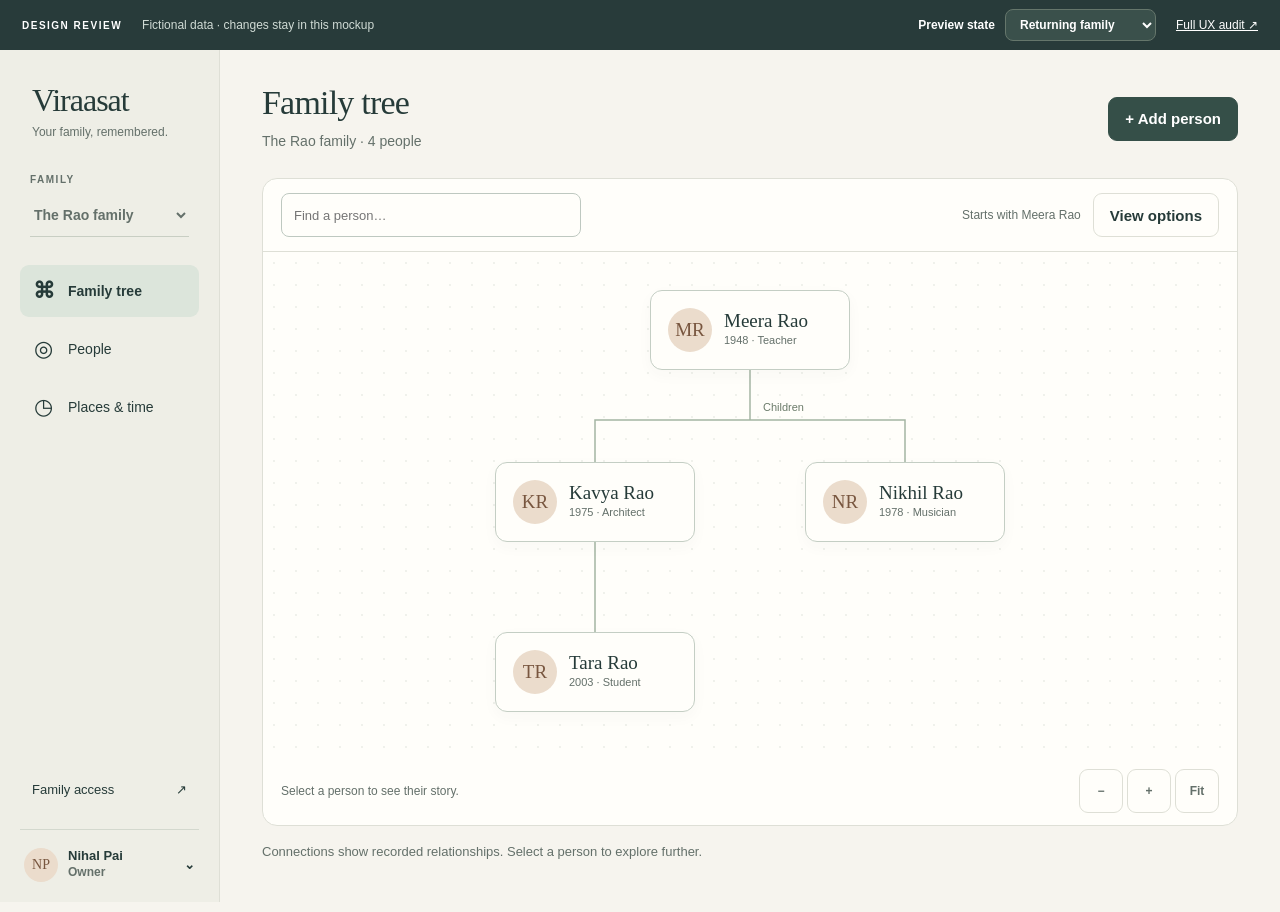
<file: prototypes/ux-audit-2026-10-30/index.html>
<!doctype html><html lang="en"><head><meta charset="UTF-8"><meta name="viewport" content="width=device-width, initial-scale=1"><title>Viraasat · Focused workspace proposal</title><link rel="stylesheet" href="styles.css"></head><body>
<div class="review"><strong>DESIGN REVIEW</strong><span>Fictional data · changes stay in this mockup</span><label>Preview state <select id="scenario"><option value="returning">Returning family</option><option value="first">First visit</option><option value="signedout">Signed out</option><option value="viewer">Viewer</option></select></label><a href="AUDIT.md" target="_blank">Full UX audit ↗</a></div>
<a class="skip" href="#main">Skip to content</a>
<div id="shell"><aside class="sidebar"><a class="brand" href="#tree">Viraasat<span>Your family, remembered.</span></a><label class="family-label">FAMILY<select aria-label="Choose family" id="family"><option>The Rao family</option></select></label><nav aria-label="Main navigation"><a href="#tree" data-page="tree"><span aria-hidden="true">⌘</span>Family tree</a><a href="#people" data-page="people"><span aria-hidden="true">◎</span>People</a><a href="#places" data-page="places"><span aria-hidden="true">◷</span>Places & time</a></nav><div class="sidebar-bottom"><a href="#access" class="utility" data-page="access">Family access <span aria-hidden="true">↗</span></a><button class="account-button" id="account"><span class="avatar small">NP</span><span>Nihal Pai<small id="role-name">Owner</small></span><span aria-hidden="true">⌄</span></button><div id="account-menu" hidden><b>Your account</b><button data-action="code">My invitation code</button><button data-action="signout">Sign out</button><button data-action="signout">Sign out all devices</button></div></div></aside><main id="main" tabindex="-1"></main></div>
<div id="notice" role="status" aria-live="polite"></div><dialog id="dialog" aria-labelledby="dialog-title"><form id="modal-form"><header><div><p class="eyebrow" id="dialog-kicker"></p><h2 id="dialog-title"></h2></div><button type="button" class="icon" id="close" aria-label="Close dialog">×</button></header><div id="dialog-body"></div><footer><span id="modal-note"></span><button type="submit" class="primary" id="modal-submit">Save</button></footer></form></dialog>
<script src="mockup.js"></script></body></html>
</file>
<file: prototypes/ux-audit-2026-10-30/styles.css>
:root{--paper:#f6f4ee;--white:#fffefa;--ink:#263b39;--muted:#64706a;--line:#dedfd6;--sage:#e8eee6;--deep:#354f48;--rust:#956049;font-family:Arial,Helvetica,sans-serif;color:var(--ink);background:var(--paper);font-size:15px}*{box-sizing:border-box}body{margin:0}button,input,select,textarea{font:inherit;color:inherit}button,a,input,select,textarea{touch-action:manipulation}button,a{ -webkit-tap-highlight-color:transparent}button{cursor:pointer;border:1px solid var(--line);border-radius:9px;background:var(--white);min-height:44px;padding:10px 16px;font-weight:600}button:hover{background:var(--sage)}a{color:inherit;text-decoration:none}a:hover{text-decoration:underline}button:focus-visible,a:focus-visible,input:focus-visible,select:focus-visible,textarea:focus-visible{outline:3px solid #a16c49;outline-offset:3px}input,select,textarea{background:var(--white);border:1px solid #bec8c0;border-radius:8px;padding:12px;min-height:44px;width:100%}textarea{resize:vertical;line-height:1.7}label{display:block;font-weight:600;font-size:13px}label input,label select,label textarea{display:block;margin-top:8px}h1,h2,h3,p{margin-top:0}h1,h2,h3,.brand{font-family:Georgia,'Times New Roman',serif;font-weight:normal}h1{font-size:34px;letter-spacing:-.8px;margin-bottom:8px}h2{font-size:27px;margin-bottom:14px}h3{font-size:21px}p{line-height:1.65}small,.muted{color:var(--muted)}small{display:block;font-size:12px;line-height:1.6}b,strong{font-weight:600}.primary{background:var(--deep);color:white;border-color:var(--deep)}.primary:hover{background:#243e36}.quiet{border:0;background:transparent;font-weight:normal}.eyebrow{font-size:11px;font-weight:700;letter-spacing:1.4px;color:var(--rust);margin-bottom:10px}.review{min-height:48px;padding:9px 22px;background:#283b3a;color:#fff;display:flex;align-items:center;gap:20px;font-size:12px}.review strong{font-size:10px;letter-spacing:1.5px}.review>span{color:#d0dbd5}.review label{margin-left:auto;display:flex;align-items:center;gap:10px;font-size:12px;color:white}.review select{width:auto;margin:0;padding:5px 24px 5px 10px;min-height:32px;color:#fff;background:#3a504b;border-color:#65766b;font-size:12px}.review a{text-decoration:underline}.skip{position:absolute;top:-100px;background:white;padding:12px;z-index:10}.skip:focus{top:48px}#shell{display:grid;grid-template-columns:220px minmax(0,1fr);min-height:calc(100dvh - 48px)}.sidebar{padding:32px 20px 20px;background:#eeeee6;border-right:1px solid var(--line);display:flex;flex-direction:column;position:sticky;top:0;height:calc(100dvh - 48px)}.brand{font-size:32px;letter-spacing:-1px;margin:0 12px 35px}.brand span{display:block;font:12px Arial,sans-serif;color:var(--muted);letter-spacing:0;margin-top:6px}.family-label{font-size:10px;letter-spacing:1.5px;color:var(--muted);padding:0 10px;margin-bottom:28px}.family-label select{border:0;border-bottom:1px solid #c8cec3;border-radius:0;background:transparent;padding:9px 0;font-size:14px;letter-spacing:0;font-weight:600}nav{display:grid;gap:6px}nav a{padding:13px 12px;min-height:46px;border-radius:9px;display:flex;align-items:center;gap:13px;font-size:14px}nav a span{font-size:22px;width:23px;text-align:center}nav a[aria-current],.utility[aria-current]{background:#dce5db;font-weight:700;text-decoration:none}.sidebar-bottom{margin-top:auto;padding-top:40px;position:relative}.utility{display:flex;justify-content:space-between;font-size:13px;padding:14px 12px;border-radius:8px}.account-button{display:flex;align-items:center;gap:10px;width:100%;background:transparent;border:0;border-top:1px solid #d3d8ce;border-radius:0;text-align:left;margin-top:18px;padding:18px 4px 0;font-size:13px}.account-button>span:last-child{margin-left:auto}.avatar{display:flex;align-items:center;justify-content:center;width:44px;height:44px;flex:none;border-radius:50%;background:#ebdccc;color:#78563f;font:19px Georgia,serif}.avatar.small{width:34px;height:34px;font-size:14px}#account-menu{position:absolute;bottom:70px;left:0;width:240px;background:var(--white);border:1px solid var(--line);border-radius:12px;box-shadow:0 12px 35px #15282320;padding:14px;z-index:5}#account-menu button{display:block;text-align:left;width:100%;border:0;font-size:13px}#account-menu b{display:block;padding:8px;font-size:12px;color:var(--muted)}main{padding:34px 42px;min-width:0;max-width:1640px;width:100%;margin:auto}.page-head{display:flex;align-items:center;justify-content:space-between;gap:20px;margin-bottom:25px}.page-head p{margin:0;color:var(--muted);font-size:14px}.page-head .primary{white-space:nowrap}.toolbar{display:flex;align-items:center;gap:12px;padding:14px 18px;border-bottom:1px solid var(--line)}.toolbar label{flex:1;max-width:300px}.toolbar input{margin:0;background:#fffefa;padding:10px 12px;font-weight:400}.toolbar>span{margin-left:auto;font-size:12px;color:var(--muted)}.tree-board{background:#fffefa;border:1px solid var(--line);border-radius:15px;overflow:hidden;position:relative}.canvas{height:505px;overflow:auto;background-image:radial-gradient(#a5b2a22b 1px,transparent 1px);background-size:22px 22px;position:relative}.graph{position:relative;width:850px;height:480px;margin:auto;transform-origin:50% 50%;transition:transform .2s}.graph svg{position:absolute;inset:0;width:100%;height:100%;pointer-events:none}.person-node{position:absolute;background:#fffefa;border:1px solid #c4cec4;width:200px;padding:17px;border-radius:12px;box-shadow:0 5px 15px #384a3e08;display:flex;text-align:left;align-items:center;gap:12px;font-weight:normal}.person-node:hover,.person-node.selected{border-color:var(--deep);background:#f2f5ee}.person-node b{font:19px Georgia,serif;display:block}.person-node small{font-size:11px}.n0{top:38px;left:325px}.n1{top:210px;left:170px}.n2{top:210px;left:480px}.n3{top:380px;left:170px}.canvas-foot{padding:12px 18px;display:flex;justify-content:space-between;align-items:center;color:var(--muted);font-size:12px}.zoom{display:flex;gap:4px}.zoom button{padding:4px 12px;min-width:44px;background:transparent}.selection{position:absolute;right:16px;top:86px;background:#fffefa;width:255px;border:1px solid var(--line);border-radius:13px;box-shadow:0 10px 35px #20382b16;padding:23px;z-index:2}.selection .dismiss{position:absolute;top:8px;right:8px}.selection h2{font-size:25px;margin:16px 0 8px}.selection a{display:block;border-top:1px solid var(--line);padding-top:15px;margin-top:20px;color:var(--deep);font-weight:600;font-size:13px}.selection p{font-size:13px}.icon{border:0;background:transparent;padding:5px;min-width:44px;font-size:23px}.hint{margin:15px 0;color:var(--muted);font-size:13px}.directory-layout{display:grid;grid-template-columns:240px minmax(0,1fr);gap:28px}.directory{border-right:1px solid var(--line);padding-right:22px}.directory label{margin-bottom:18px}.directory button{display:flex;align-items:center;gap:12px;width:100%;border:0;text-align:left;padding:13px 10px;margin-bottom:4px;background:transparent;font-weight:normal}.directory button.active{background:var(--sage)}.directory b{display:block;font-size:14px}.profile{background:var(--white);border:1px solid var(--line);border-radius:15px;padding:30px 34px;min-width:0}.profile-head{display:flex;justify-content:space-between;gap:20px;align-items:flex-start}.profile-head h2{font-size:34px;margin:10px 0}.profile-head p{font-size:13px;color:var(--muted)}.profile-head>.avatar{width:64px;height:64px;font-size:26px}.profile-head>div{flex:1}.profile-tools{display:flex;gap:8px;justify-content:flex-end;margin:8px 0 20px}.tabs{display:flex;gap:25px;border-bottom:1px solid var(--line);margin:25px 0}.tabs button{border:0;border-radius:0;background:transparent;padding:12px 0;color:var(--muted);font-weight:normal}.tabs button[aria-selected=true]{border-bottom:2px solid var(--deep);color:var(--ink);font-weight:600}.prose{font:19px/1.8 Georgia,serif;max-width:660px;white-space:pre-wrap}.facts{display:grid;grid-template-columns:1fr 1fr;gap:20px;margin:26px 0}.facts dt{font-size:12px;color:var(--muted);margin-bottom:5px}.facts dd{margin:0;font-size:14px;line-height:1.6}details{border-top:1px solid var(--line);padding:18px 0}summary{cursor:pointer;font-size:14px;min-height:28px}details p{margin:12px 0;font-size:13px;color:var(--muted)}.photos{display:grid;grid-template-columns:1fr 1fr;gap:15px}.photo{min-height:180px;background:#eee7d9;border-radius:10px;display:grid;place-content:center;color:#716759;text-align:center;font:20px Georgia,serif;padding:20px}.photo small{font:12px Arial,sans-serif;margin-top:12px}.places-layout{display:grid;grid-template-columns:220px minmax(0,1fr);gap:35px}.places-nav label{margin-bottom:25px}.places-nav p{font-size:13px;color:var(--muted)}.timeline{background:var(--white);border:1px solid var(--line);border-radius:15px;padding:28px 36px}.timeline h2{margin-bottom:28px}.event{position:relative;margin-left:8px;border-left:1px solid #bdcbbf;padding:0 0 36px 28px}.event:last-of-type{padding-bottom:5px}.event:before{content:'';position:absolute;left:-5px;top:5px;width:9px;height:9px;background:#617961;border-radius:50%}.event time{font-size:12px;color:var(--rust)}.event h3{margin:9px 0;font-size:23px}.event p{font-size:14px;max-width:560px;margin-bottom:8px}.event small{color:#767b73}.access{max-width:900px}.access-card{background:var(--white);border:1px solid var(--line);border-radius:15px;padding:12px 26px}.member-row{display:flex;align-items:center;gap:14px;padding:20px 0;border-bottom:1px solid var(--line)}.member-row:last-child{border:0}.member-row>div{flex:1}.member-row>span:last-child{font-size:12px;color:var(--muted)}.member-row button{font-weight:normal}.access-info{margin-top:22px;color:var(--muted);font-size:13px;max-width:650px}.empty{padding:65px 30px;text-align:center;max-width:680px;margin:35px auto;background:var(--white);border:1px solid var(--line);border-radius:18px}.empty p{max-width:430px;margin:0 auto 25px;color:var(--muted)}.empty .avatar{margin:0 auto 25px;width:68px;height:68px;font-size:28px}.empty .quiet{display:block;margin:16px auto 0}.signedout{max-width:650px;margin:70px auto}.signedout .brand{display:block;text-align:center;margin-bottom:30px}.signedout p{font-size:14px}.empty .minor{font-size:12px;margin-top:20px}.badge{display:inline-block;background:var(--sage);border-radius:6px;padding:5px 9px;font-size:11px;color:#466051}.readonly{font-size:12px;color:var(--muted);margin-top:14px}dialog{padding:28px;border:1px solid var(--line);border-radius:18px;max-width:540px;width:calc(100% - 32px);color:var(--ink);background:var(--white);box-shadow:0 25px 80px #0c282d2b}dialog::backdrop{background:#233c3d55;backdrop-filter:blur(3px)}dialog header{display:flex;justify-content:space-between;align-items:flex-start}dialog header h2{margin-bottom:22px}dialog label{margin:0 0 20px}dialog p{font-size:14px;color:var(--muted)}dialog footer{display:flex;align-items:center;justify-content:space-between;gap:15px;border-top:1px solid var(--line);padding-top:20px;margin-top:24px}#modal-note{font-size:12px;color:var(--muted)}#notice{position:fixed;bottom:25px;left:50%;transform:translateX(-50%);max-width:90%;background:#2e4840;color:white;border-radius:10px;padding:14px 23px;box-shadow:0 5px 20px #25362e20;font-size:14px;z-index:12;display:none}#notice.show{display:block}[hidden]{display:none!important}.empty main{padding:0}.map-note{padding:15px;background:var(--sage);border-radius:8px}.review-note{font-size:12px;border-left:3px solid #b69a7a;padding-left:12px;color:var(--muted)}
@media(min-width:1500px){main{padding:45px 60px}.canvas{height:570px}.graph{margin-top:28px}}@media(max-width:1050px){#shell{grid-template-columns:190px 1fr}main{padding:26px 22px}.sidebar{padding:25px 12px}.directory-layout{grid-template-columns:190px 1fr;gap:20px}.profile{padding:24px}.selection{width:235px}.profile-head{flex-wrap:wrap}.review>span{display:none}}@media(max-width:700px){.review{padding:9px 12px;gap:12px;flex-wrap:wrap}.review a{display:none}.review label{font-size:0}.review select{font-size:12px}.review strong{font-size:9px}#shell{display:block}.sidebar{position:relative;height:auto;border-right:0;border-bottom:1px solid var(--line);padding:18px 18px 12px;display:grid;grid-template-columns:1fr 1fr;gap:12px}.brand{font-size:27px;margin:0}.brand span{display:none}.family-label{margin:0;padding:0;font-size:0}.family-label select{margin:0;font-size:13px;min-height:36px;padding:5px 0}nav{position:fixed;bottom:0;left:0;right:0;z-index:8;background:#fffefa;border-top:1px solid var(--line);grid-template-columns:repeat(3,1fr);gap:0;padding:6px 10px max(6px,env(safe-area-inset-bottom))}nav a{display:flex;flex-direction:column;gap:2px;padding:7px;font-size:11px}nav a span{font-size:18px}.sidebar-bottom{grid-column:1/-1;padding:0;display:flex;justify-content:space-between;align-items:center}.utility{font-size:12px;padding:4px 0;min-height:36px;gap:12px}.account-button{width:auto;margin:0;border:0;padding:0;min-height:36px}.account-button small{display:none}.account-button .avatar{width:28px;height:28px;font-size:12px}#account-menu{left:auto;right:0;bottom:auto;top:42px}main{padding:24px 17px 100px}.page-head{align-items:flex-start;gap:12px}.page-head h1{font-size:29px}.page-head p{font-size:12px}.page-head button{font-size:12px;padding:10px 12px}.toolbar{flex-wrap:wrap;padding:12px}.toolbar label{max-width:none;min-width:130px}.toolbar button{font-size:12px}.toolbar>span{display:none}.canvas{height:440px}.graph{margin:0;transform-origin:0 0}.canvas-foot{font-size:11px;padding:8px;gap:10px}.selection{top:auto;bottom:58px;right:10px;left:10px;width:auto;padding:18px}.selection>.avatar{display:none}.selection h2{margin:0 0 8px}.selection p{margin-bottom:0}.selection a{margin-top:12px;padding-top:12px}.directory-layout{grid-template-columns:1fr}.directory{border-right:0;border-bottom:1px solid var(--line);padding:0 0 14px;display:flex;overflow-x:auto;gap:5px}.directory label{min-width:150px;align-self:center;margin:0 12px 0 0}.directory button{min-width:150px;margin:0}.directory button .avatar{display:none}.profile{padding:22px 20px}.profile-head h2{font-size:29px}.profile-head>.avatar{width:46px;height:46px;font-size:20px}.prose{font-size:18px}.facts{gap:18px}.profile-tools{justify-content:flex-start}.places-layout{grid-template-columns:1fr;gap:8px}.places-nav{display:flex;gap:15px}.places-nav p{display:none}.places-nav label{width:100%;margin-bottom:15px}.timeline{padding:23px}.access-card{padding:6px 16px}.member-row{gap:10px}.member-row button{padding:9px;font-size:12px}.empty{padding:35px 20px;margin:10px auto}.signedout{margin:25px auto}.photos{grid-template-columns:1fr}#notice{bottom:85px;width:calc(100% - 34px)}dialog{padding:24px;max-height:85dvh;overflow:auto}.review-note{margin-top:20px}}
@media(prefers-reduced-motion:reduce){*{transition:none!important;scroll-behavior:auto!important}}

/* Keep the reading surface stable; mobile uses a named person selector. */
main{margin:0 auto}main:focus{outline:none}.mobile-person{display:none}
@media(max-width:700px){.directory{display:none}.mobile-person{display:block;margin-bottom:20px}.profile-head{display:grid;grid-template-columns:46px 1fr;gap:12px}.profile-head>button,.profile-head>.badge{grid-column:2;justify-self:start}.profile-head h2{margin-top:0}.profile-head p{margin-bottom:0}}
</file>
